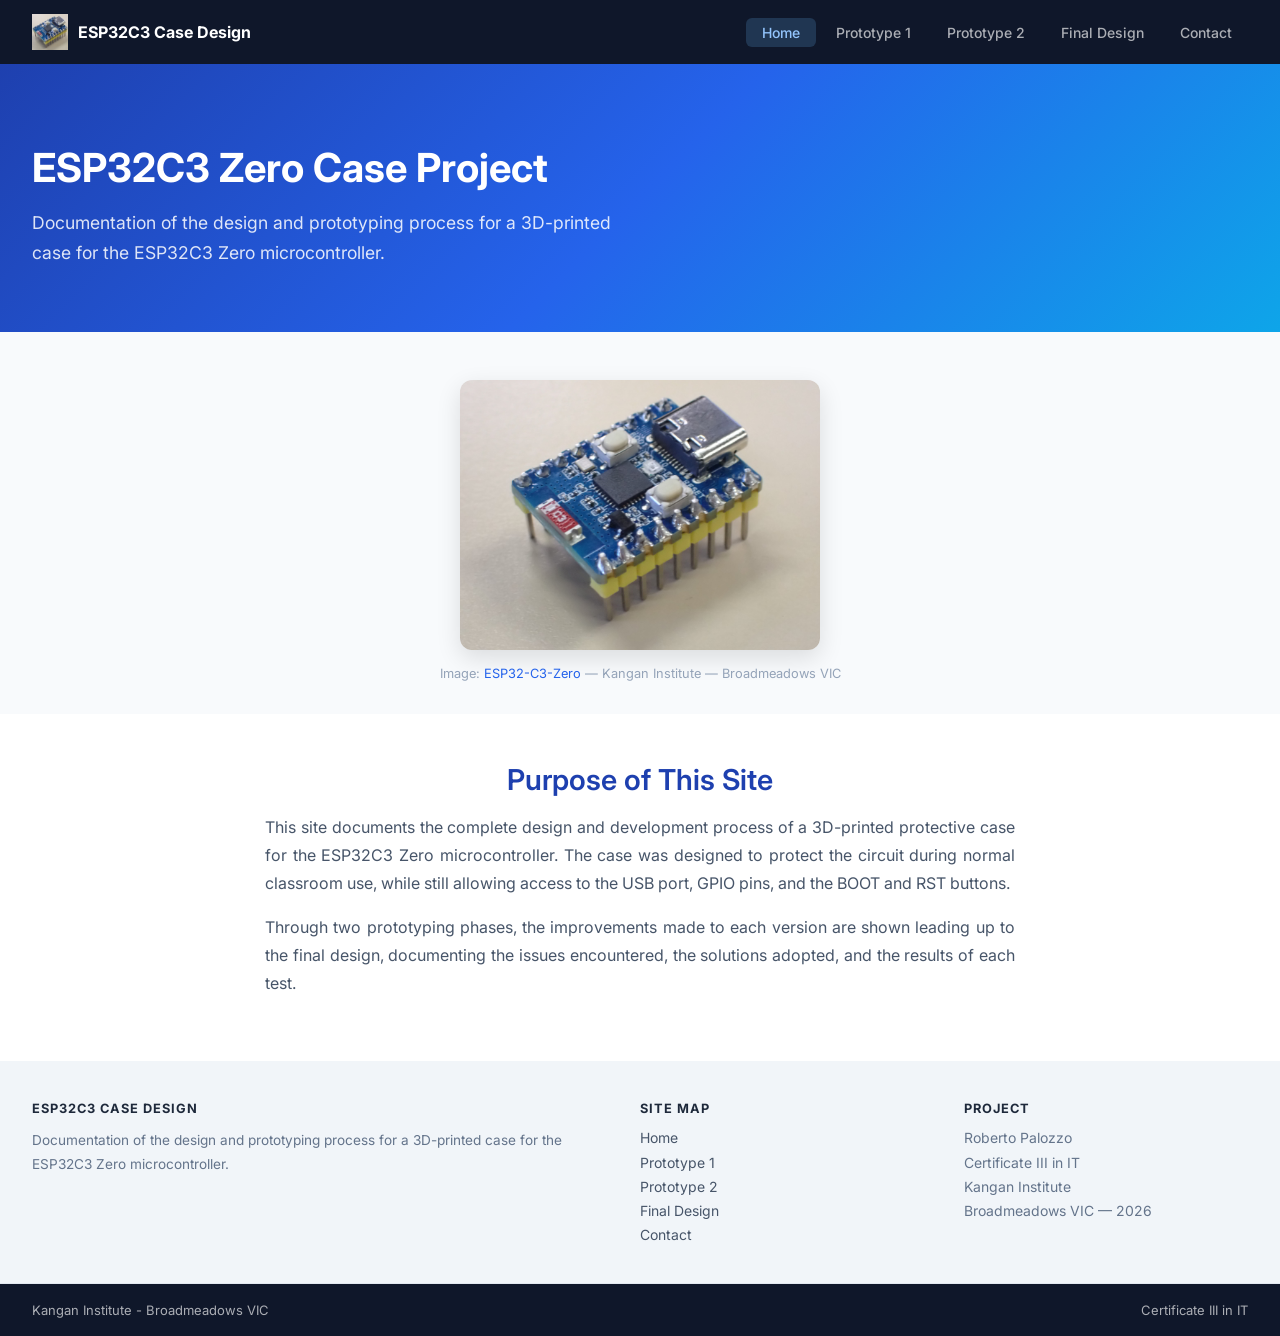
<file: index.html>
<!DOCTYPE html>
<html lang="en">

    <head>
        <!-- Head: technical information, not visible in the browser -->
        <meta charset="UTF-8" />
        <meta name="viewport" content="width=device-width, initial-scale=1.0" />
        <title>ESP32C3 Case Design</title>
        <meta name="description" content="Documentation of the design and prototyping process for a 3D-printed case for the ESP32C3 Zero microcontroller." />
        <meta name="robots" content="index, follow" />
        <link rel="stylesheet" href="css/style.css" />
    </head>

    <!-- Body: main visible area of the browser -->
    <body>

        <!-- Navbar: full width bar with logo and menu -->
        <nav class="navbar">

            <!-- Container: content centered at 1280px -->
            <div class="container">

                <!-- Brand name -->
                <a href="index.html" class="nav-brand">
                    <img src="images/ESP32 C3 Zero.png" alt="ESP32C3 Zero" class="nav-logo" />
                    ESP32C3 Case Design
                </a>

                <!-- Navigation menu -->
                <ul class="nav-links">
                    <li><a href="index.html" class="active">Home</a></li>
                    <li><a href="prototype1.html">Prototype 1</a></li>
                    <li><a href="prototype2.html">Prototype 2</a></li>
                    <li><a href="final.html">Final Design</a></li>
                    <li><a href="contact.html">Contact</a></li>
                </ul>

            </div>
        </nav>

        <!-- Main: central window, max 1280px, centered on the screen -->
        <main>

            <div class="site-wrapper">

                <!-- Hero section: main title and project introduction -->
                <section class="hero">
                    <div class="container">

                        <!-- Main title -->
                        <h1>ESP32C3 Zero Case Project</h1>

                        <!-- Short project introduction -->
                        <p>Documentation of the design and prototyping process for a 3D-printed case for the ESP32C3 Zero microcontroller.</p>

                    </div>
                </section>

                <!-- Product image section -->
                <section class="product-image">
                    <div class="container">
                        <figure class="board-figure">
                            <img src="images/ESP32 C3 Zero.jpg" alt="ESP32C3 Zero microcontroller board" />
                            <figcaption>Image: <a href="https://www.waveshare.com/esp32-c3-zero.htm" target="_blank">ESP32-C3-Zero</a> — Kangan Institute — Broadmeadows VIC</figcaption>
                        </figure>
                    </div>
                </section>

                <!-- Purpose section: why this website exists -->
                <section class="purpose">
                    <div class="container">

                        <!-- Section title -->
                        <h2>Purpose of This Site</h2>

                        <!-- Purpose description -->
                        <p>This site documents the complete design and development process of a 3D-printed protective case for the ESP32C3 Zero microcontroller. The case was designed to protect the circuit during normal classroom use, while still allowing access to the USB port, GPIO pins, and the BOOT and RST buttons.</p>

                        <!-- Project journey description -->
                        <p>Through two prototyping phases, the improvements made to each version are shown leading up to the final design, documenting the issues encountered, the solutions adopted, and the results of each test.</p>

                    </div>
                </section>

            </div>

        </main>

        <!-- Footer -->
        <footer class="footer">

            <!-- Site map -->
            <div class="footer-sitemap">
                <div class="container">
                    <div class="sitemap-grid">

                        <div class="sitemap-col">
                            <span class="sitemap-heading">ESP32C3 Case Design</span>
                            <p class="sitemap-desc">Documentation of the design and prototyping process for a 3D-printed case for the ESP32C3 Zero microcontroller.</p>
                        </div>

                        <div class="sitemap-col">
                            <span class="sitemap-heading">Site Map</span>
                            <ul class="sitemap-links">
                                <li><a href="index.html">Home</a></li>
                                <li><a href="prototype1.html">Prototype 1</a></li>
                                <li><a href="prototype2.html">Prototype 2</a></li>
                                <li><a href="final.html">Final Design</a></li>
                                <li><a href="contact.html">Contact</a></li>
                            </ul>
                        </div>

                        <div class="sitemap-col">
                            <span class="sitemap-heading">Project</span>
                            <ul class="sitemap-links">
                                <li>Roberto Palozzo</li>
                                <li>Certificate III in IT</li>
                                <li>Kangan Institute</li>
                                <li>Broadmeadows VIC — 2026</li>
                            </ul>
                        </div>

                    </div>
                </div>
            </div>

            <!-- Bottom bar -->
            <div class="footer-bar">
                <div class="container">
                    <span class="footer-left">Kangan Institute - Broadmeadows VIC</span>
                    <span class="footer-right">Certificate III in IT</span>
                </div>
            </div>

        </footer>

    </body>

</html>
</file>
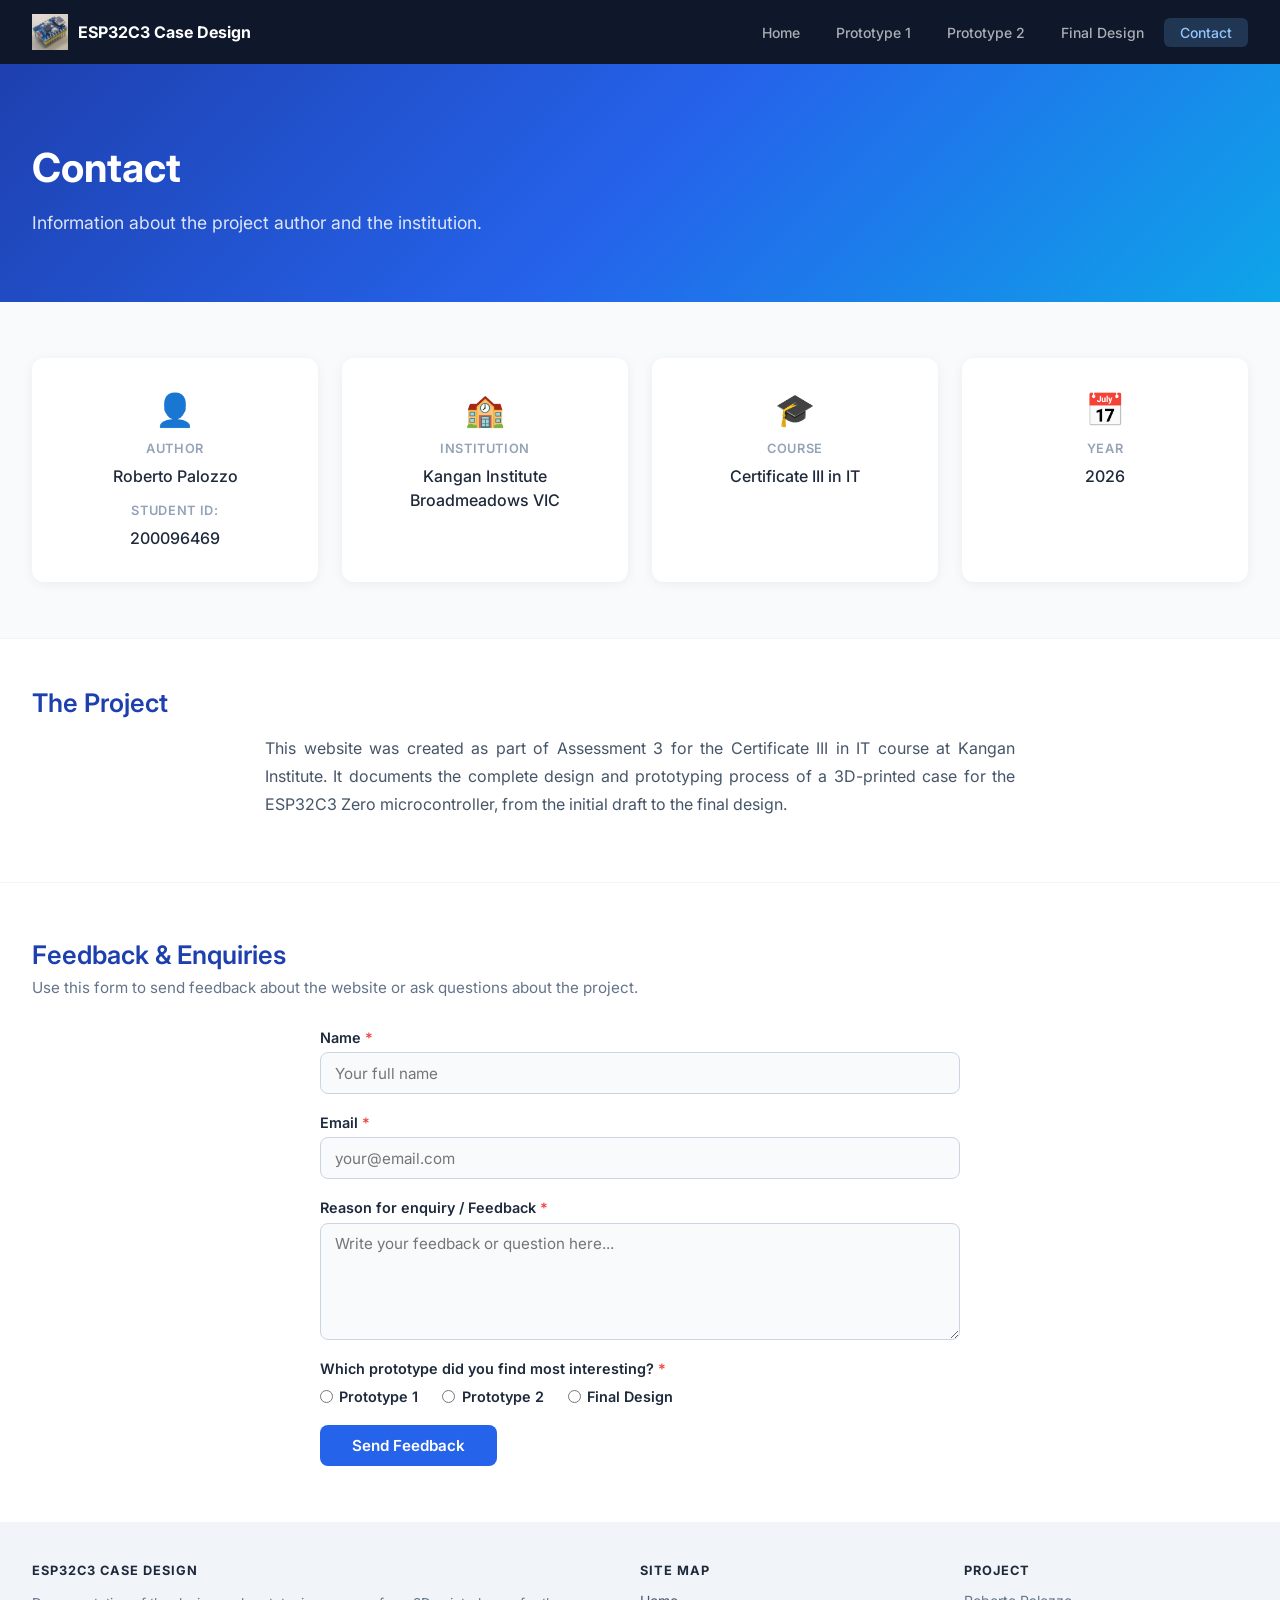
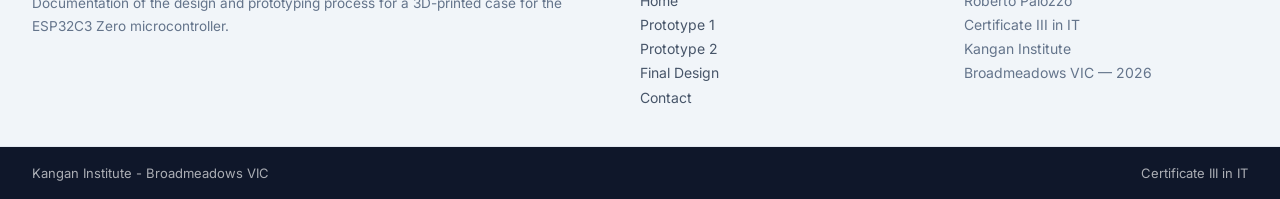
<file: contact.html>
<!DOCTYPE html>
<html lang="en">

    <head>
        <!-- Head: technical information, not visible in the browser -->
        <meta charset="UTF-8" />
        <meta name="viewport" content="width=device-width, initial-scale=1.0" />
        <title>Contact — ESP32C3 Case Design</title>
        <meta name="description" content="Contact information and details about the author of the ESP32C3 Case Design project — Kangan Institute, Certificate III in IT." />
        <meta name="robots" content="index, follow" />
        <link rel="stylesheet" href="css/style.css" />
    </head>

    <!-- Body: main visible area of the browser -->
    <body>

        <!-- Navbar: full width bar with logo and menu -->
        <nav class="navbar">

            <!-- Container: content centered at 1280px -->
            <div class="container">

                <!-- Brand name -->
                <a href="index.html" class="nav-brand">
                    <img src="images/ESP32 C3 Zero.png" alt="ESP32C3 Zero" class="nav-logo" />
                    ESP32C3 Case Design
                </a>

                <!-- Navigation menu -->
                <ul class="nav-links">
                    <li><a href="index.html">Home</a></li>
                    <li><a href="prototype1.html">Prototype 1</a></li>
                    <li><a href="prototype2.html">Prototype 2</a></li>
                    <li><a href="final.html">Final Design</a></li>
                    <li><a href="contact.html" class="active">Contact</a></li>
                </ul>

            </div>
        </nav>

        <!-- Main: central window, max 1280px, centered on the screen -->
        <main>

            <div class="site-wrapper">

                <!-- Hero section -->
                <section class="hero">
                    <div class="container">

                        <!-- Page title -->
                        <h1>Contact</h1>

                        <!-- Short description -->
                        <p>Information about the project author and the institution.</p>

                    </div>
                </section>

                <!-- Contact section -->
                <section class="contact-section">
                    <div class="container">

                        <div class="contact-grid">

                            <!-- Author card -->
                            <div class="contact-card">
                                <div class="contact-card-icon">&#128100;</div>
                                <h3>Author</h3>
                                <p style="margin-bottom: 15px;">Roberto Palozzo</p>
                                <h3>Student Id:</h3>
                                <p>200096469</p>
                            </div>

                            <!-- School card -->
                            <div class="contact-card">
                                <div class="contact-card-icon">&#127979;</div>
                                <h3>Institution</h3>
                                <p>Kangan Institute<br/>Broadmeadows VIC</p>
                            </div>

                            <!-- Course card -->
                            <div class="contact-card">
                                <div class="contact-card-icon">&#127891;</div>
                                <h3>Course</h3>
                                <p>Certificate III in IT</p>
                            </div>

                            <!-- Year card -->
                            <div class="contact-card">
                                <div class="contact-card-icon">&#128197;</div>
                                <h3>Year</h3>
                                <p>2026</p>
                            </div>

                        </div>

                    </div>
                </section>

                <!-- Project info section -->
                <section class="proto-section">
                    <div class="container">

                        <h2>The Project</h2>

                        <p>This website was created as part of Assessment 3 for the Certificate III in IT course at Kangan Institute. It documents the complete design and prototyping process of a 3D-printed case for the ESP32C3 Zero microcontroller, from the initial draft to the final design.</p>

                    </div>
                </section>

                <!-- Feedback form section -->
                <section class="form-section">
                    <div class="container">

                        <h2>Feedback &amp; Enquiries</h2>
                        <p class="form-intro">Use this form to send feedback about the website or ask questions about the project.</p>

                        <form class="feedback-form" action="#" method="post">

                            <!-- Name -->
                            <div class="form-group">
                                <label for="name">Name <span class="required">*</span></label>
                                <input type="text" id="name" name="name" placeholder="Your full name" required />
                            </div>

                            <!-- Email -->
                            <div class="form-group">
                                <label for="email">Email <span class="required">*</span></label>
                                <input type="email" id="email" name="email" placeholder="your@email.com" required />
                            </div>

                            <!-- Reason for enquiry -->
                            <div class="form-group">
                                <label for="message">Reason for enquiry / Feedback <span class="required">*</span></label>
                                <textarea id="message" name="message" rows="5" placeholder="Write your feedback or question here..." required></textarea>
                            </div>

                            <!-- Prototype preference -->
                            <div class="form-group">
                                <label>Which prototype did you find most interesting? <span class="required">*</span></label>
                                <div class="radio-group">
                                    <label class="radio-label">
                                        <input type="radio" name="prototype" value="prototype1" required />
                                        Prototype 1
                                    </label>
                                    <label class="radio-label">
                                        <input type="radio" name="prototype" value="prototype2" />
                                        Prototype 2
                                    </label>
                                    <label class="radio-label">
                                        <input type="radio" name="prototype" value="final" />
                                        Final Design
                                    </label>
                                </div>
                            </div>

                            <!-- Submit -->
                            <div class="form-group">
                                <button type="submit" class="form-submit">Send Feedback</button>
                            </div>

                        </form>

                    </div>
                </section>

            </div>

        </main>

        <!-- Footer -->
        <footer class="footer">

            <!-- Site map -->
            <div class="footer-sitemap">
                <div class="container">
                    <div class="sitemap-grid">

                        <div class="sitemap-col">
                            <span class="sitemap-heading">ESP32C3 Case Design</span>
                            <p class="sitemap-desc">Documentation of the design and prototyping process for a 3D-printed case for the ESP32C3 Zero microcontroller.</p>
                        </div>

                        <div class="sitemap-col">
                            <span class="sitemap-heading">Site Map</span>
                            <ul class="sitemap-links">
                                <li><a href="index.html">Home</a></li>
                                <li><a href="prototype1.html">Prototype 1</a></li>
                                <li><a href="prototype2.html">Prototype 2</a></li>
                                <li><a href="final.html">Final Design</a></li>
                                <li><a href="contact.html">Contact</a></li>
                            </ul>
                        </div>

                        <div class="sitemap-col">
                            <span class="sitemap-heading">Project</span>
                            <ul class="sitemap-links">
                                <li>Roberto Palozzo</li>
                                <li>Certificate III in IT</li>
                                <li>Kangan Institute</li>
                                <li>Broadmeadows VIC — 2026</li>
                            </ul>
                        </div>

                    </div>
                </div>
            </div>

            <!-- Bottom bar -->
            <div class="footer-bar">
                <div class="container">
                    <span class="footer-left">Kangan Institute - Broadmeadows VIC</span>
                    <span class="footer-right">Certificate III in IT</span>
                </div>
            </div>

        </footer>

    </body>

</html>
</file>
<file: css/style.css>
/* ================================
   ESP32C3 Case Design
   Autore: Il tuo nome
   Data: 2026
   ================================ */

@import url('https://fonts.googleapis.com/css2?family=Inter:opsz,wght@14..32,300;14..32,400;14..32,500;14..32,600;14..32,700&display=swap');

/* ── RESET ── */
* {
  margin: 0;
  padding: 0;
  box-sizing: border-box;
}

/* ── BODY ── */
body {
  min-height: 100vh;
  background-color: #eef2f7;
  padding-top: 64px;
  font-family: 'Inter', sans-serif;
}

/* ── NAVBAR ── */
.navbar {
  background-color: #0f172a;
  width: 100%;
  position: fixed;
  top: 0;
  left: 0;
  z-index: 1000;
}

.navbar .container {
  height: 64px;
  display: flex;
  align-items: center;
  justify-content: space-between;
}

.nav-brand {
  display: flex;
  align-items: center;
  gap: 10px;
  font-family: 'Inter', sans-serif;
  font-weight: 700;
  font-size: 16px;
  color: white;
  text-decoration: none;
}

.nav-logo {
  height: 36px;
  width: auto;
}

/* ── MENU ── */
.nav-links {
  display: flex;
  gap: 4px;
  list-style: none;
}

.nav-links a {
  color: rgba(255, 255, 255, 0.65);
  text-decoration: none;
  padding: 6px 16px;
  border-radius: 6px;
  font-family: 'Inter', sans-serif;
  font-weight: 500;
  font-size: 14px;
}

/* ── MENU ACTIVE AND HOVER ── */
.nav-links a.active,
.nav-links a:hover {
  background: rgba(99, 179, 237, 0.2);
  color: #93c5fd;
}

/* ── MAIN ── */
main {
  background-color: #ffffff;
  min-height: calc(100vh - 64px);
  max-width: 1280px;
  margin: 0 auto;
  box-shadow: 0 4px 24px rgba(0, 0, 0, 0.08);
}

/* ── SITE WRAPPER ── */
.site-wrapper {
  padding: 0;
}

/* ── CONTAINER ── */
.container {
  max-width: 1280px;
  margin: 0 auto;
  padding: 0 32px;
}

/* ── HERO SECTION ── */
.hero {
  background: linear-gradient(135deg, #1e40af 0%, #2563eb 50%, #0ea5e9 100%);
  padding: 5rem 0 4rem;
}

/* Hero title */
.hero h1 {
  font-family: 'Inter', sans-serif;
  font-size: 2.5rem;
  font-weight: 700;
  color: white;
  margin-bottom: 1rem;
  line-height: 1.2;
}

/* Hero description */
.hero p {
  font-family: 'Inter', sans-serif;
  font-size: 1.1rem;
  color: rgba(255, 255, 255, 0.85);
  max-width: 600px;
  line-height: 1.7;
}

/* ── PRODUCT IMAGE SECTION ── */
.product-image {
  padding: 3rem 0 2rem;
  background-color: #f8fafc;
  text-align: center;
}

.board-figure {
  display: inline-block;
}

.board-figure img {
  max-width: 360px;
  width: 100%;
  border-radius: 12px;
  box-shadow: 0 8px 24px rgba(0, 0, 0, 0.12);
}

.board-figure figcaption {
  margin-top: 0.75rem;
  font-size: 0.8rem;
  color: #94a3b8;
}

.board-figure figcaption a {
  color: #2563eb;
  text-decoration: none;
}

/* ── PURPOSE SECTION ── */
.purpose {
  padding: 3rem 0;
  background-color: #ffffff;
}

/* Purpose title */
.purpose h2 {
  font-family: 'Inter', sans-serif;
  font-size: 1.8rem;
  font-weight: 600;
  color: #1e40af;
  margin-bottom: 1rem;
  text-align: center;
}

/* Purpose paragraphs */
.purpose p {
  font-family: 'Inter', sans-serif;
  font-size: 1rem;
  color: #475569;
  max-width: 750px;
  line-height: 1.75;
  margin: 0 auto 1rem;
  text-align: justify;
}

/* ── PROTOTYPE SECTIONS ── */
.proto-section {
  padding: 3rem 0;
  background-color: #ffffff;
  border-bottom: 1px solid #f1f5f9;
}

.proto-section h2 {
  font-size: 1.6rem;
  font-weight: 600;
  color: #1e40af;
  margin-bottom: 1rem;
}

.proto-section p {
  font-size: 1rem;
  color: #475569;
  max-width: 750px;
  line-height: 1.75;
  margin: 0 auto 1rem;
  text-align: justify;
}

/* ── ISSUES LIST ── */
.proto-issues h2 {
  text-align: left;
}

.issues-list {
  list-style: none;
  max-width: 750px;
  margin: 0 auto;
}

.issues-list li {
  font-size: 1rem;
  color: #475569;
  line-height: 1.7;
  padding: 0.6rem 0 0.6rem 1.5rem;
  border-bottom: 1px solid #f1f5f9;
  position: relative;
}

.issues-list li::before {
  content: '!';
  position: absolute;
  left: 0;
  color: #ef4444;
  font-weight: 700;
}

/* ── PHOTO GRID ── */
.proto-photos {
  padding: 3rem 0;
  background-color: #f8fafc;
  border-bottom: 1px solid #f1f5f9;
}

.proto-photos h2 {
  font-size: 1.6rem;
  font-weight: 600;
  color: #1e40af;
  margin-bottom: 1.5rem;
}

.photo-grid {
  display: grid;
  grid-template-columns: repeat(auto-fit, minmax(220px, 1fr));
  gap: 12px;
}

.photo-grid figure {
  margin: 0;
  border-radius: 10px;
  overflow: hidden;
  border: 1px solid #ddd;
  background: #f5f5f5;
  box-shadow: 0 4px 12px rgba(0, 0, 0, 0.1);
}

.photo-grid img {
  width: 100%;
  aspect-ratio: 4 / 3;
  object-fit: cover;
  display: block;
}

.photo-grid figcaption {
  padding: 6px 10px;
  font-size: 0.82rem;
  color: #94a3b8;
  text-align: center;
}
/* ── PROTOTYPE NAV ── */
.proto-nav {
  padding: 1.5rem 0;
  background-color: #ffffff;
}

.proto-nav .container {
  display: flex;
  justify-content: space-between;
  align-items: center;
}

.proto-nav-prev,
.proto-nav-next {
  font-size: 0.9rem;
  font-weight: 500;
  color: #2563eb;
  text-decoration: none;
}

.proto-nav-prev:hover,
.proto-nav-next:hover {
  text-decoration: underline;
}

/* ── PROS LIST ── */
.pros-list {
  list-style: none;
  max-width: 750px;
  margin: 0 auto;
}

.pros-list li {
  font-size: 1rem;
  color: #475569;
  line-height: 1.7;
  padding: 0.6rem 0 0.6rem 1.5rem;
  border-bottom: 1px solid #f1f5f9;
  position: relative;
}

.pros-list li::before {
  content: '✓';
  position: absolute;
  left: 0;
  color: #16a34a;
  font-weight: 700;
}

/* ── COMPARISON TABLE ── */
.table-wrapper {
  overflow-x: auto;
  margin-top: 0.5rem;
}

.comparison-table {
  width: 100%;
  border-collapse: collapse;
  font-size: 0.9rem;
}

.comparison-table thead tr {
  background-color: #1e40af;
  color: #ffffff;
}

.comparison-table th {
  padding: 0.85rem 1rem;
  text-align: left;
  font-weight: 600;
}

.comparison-table td {
  padding: 0.8rem 1rem;
  color: #475569;
  border-bottom: 1px solid #e2e8f0;
  vertical-align: top;
}

.comparison-table tbody tr:nth-child(even) {
  background-color: #f8fafc;
}

.comparison-table tbody tr:hover {
  background-color: #eff6ff;
}

.comparison-table td:first-child {
  font-weight: 600;
  color: #1e293b;
  white-space: nowrap;
}

/* ── FEATURES LIST ── */
.features-list {
  list-style: none;
  max-width: 750px;
  margin: 0 auto;
}

.features-list li {
  display: flex;
  flex-direction: column;
  padding: 0.9rem 0 0.9rem 1.5rem;
  border-bottom: 1px solid #f1f5f9;
  position: relative;
}

.features-list li::before {
  content: '✓';
  position: absolute;
  left: 0;
  color: #2563eb;
  font-weight: 700;
}

.feature-title {
  font-weight: 600;
  color: #1e293b;
  font-size: 0.95rem;
  margin-bottom: 0.2rem;
}

.feature-desc {
  font-size: 0.9rem;
  color: #64748b;
  line-height: 1.6;
}

/* ── CONTACT SECTION ── */
.contact-section {
  padding: 3.5rem 0;
  background-color: #f8fafc;
  border-bottom: 1px solid #f1f5f9;
}

.contact-grid {
  display: grid;
  grid-template-columns: repeat(4, 1fr);
  gap: 1.5rem;
}

.contact-card {
  background-color: #ffffff;
  border-radius: 12px;
  padding: 2rem 1.5rem;
  text-align: center;
  box-shadow: 0 2px 12px rgba(0, 0, 0, 0.06);
}

.contact-card-icon {
  font-size: 2rem;
  margin-bottom: 0.75rem;
}

.contact-card h3 {
  font-size: 0.8rem;
  font-weight: 600;
  text-transform: uppercase;
  letter-spacing: 0.05em;
  color: #94a3b8;
  margin-bottom: 0.5rem;
}

.contact-card p {
  font-size: 1rem;
  color: #1e293b;
  font-weight: 500;
  line-height: 1.5;
}

/* ── FEEDBACK FORM ── */
.form-section {
  padding: 3.5rem 0;
  background-color: #ffffff;
  border-bottom: 1px solid #f1f5f9;
}

.form-section h2 {
  font-size: 1.6rem;
  font-weight: 600;
  color: #1e40af;
  margin-bottom: 0.5rem;
}

.form-intro {
  font-size: 0.95rem;
  color: #64748b;
  margin-bottom: 2rem;
}

.feedback-form {
  max-width: 640px;
  margin: 0 auto;
  display: flex;
  flex-direction: column;
  gap: 1.25rem;
}

.form-group {
  display: flex;
  flex-direction: column;
  gap: 0.4rem;
}

.form-group label {
  font-size: 0.9rem;
  font-weight: 600;
  color: #1e293b;
}

.form-group input[type="text"],
.form-group input[type="email"],
.form-group textarea {
  padding: 0.65rem 0.9rem;
  border: 1.5px solid #cbd5e1;
  border-radius: 8px;
  font-size: 0.95rem;
  font-family: 'Inter', sans-serif;
  color: #1e293b;
  background-color: #f8fafc;
  transition: border-color 0.2s;
}

.form-group input:focus,
.form-group textarea:focus {
  outline: none;
  border-color: #2563eb;
  background-color: #ffffff;
}

.form-group textarea {
  resize: vertical;
}

.radio-group {
  display: flex;
  gap: 1.5rem;
  flex-wrap: wrap;
  margin-top: 0.25rem;
}

.radio-label {
  display: flex;
  align-items: center;
  gap: 0.4rem;
  font-size: 0.95rem;
  font-weight: 400;
  color: #475569;
  cursor: pointer;
}

.required {
  color: #ef4444;
}

.form-submit {
  align-self: flex-start;
  background-color: #2563eb;
  color: #ffffff;
  border: none;
  padding: 0.7rem 2rem;
  border-radius: 8px;
  font-size: 0.95rem;
  font-family: 'Inter', sans-serif;
  font-weight: 600;
  cursor: pointer;
  transition: background-color 0.2s;
}

.form-submit:hover {
  background-color: #1d4ed8;
}

/* ── FOOTER ── */
.footer {
  background-color: #0f172a;
  max-width: 1280px;
  margin: 0 auto;
}

.footer-sitemap {
  padding: 2.5rem 0;
  background-color: #f1f5f9;
  border-bottom: 1px solid #e2e8f0;
}

.sitemap-grid {
  display: grid;
  grid-template-columns: 2fr 1fr 1fr;
  gap: 2.5rem;
}

.sitemap-heading {
  display: block;
  font-size: 0.8rem;
  font-weight: 700;
  text-transform: uppercase;
  letter-spacing: 0.08em;
  color: #1e293b;
  margin-bottom: 0.85rem;
}

.sitemap-desc {
  font-size: 0.85rem;
  color: #64748b;
  line-height: 1.7;
}

.sitemap-links {
  list-style: none;
  display: flex;
  flex-direction: column;
  gap: 0.45rem;
}

.sitemap-links li {
  font-size: 0.875rem;
  color: #64748b;
}

.sitemap-links a {
  color: #475569;
  text-decoration: none;
  transition: color 0.2s;
}

.sitemap-links a:hover {
  color: #2563eb;
}

.footer-bar {
  padding: 0;
}

.footer-bar .container {
  height: 52px;
  display: flex;
  align-items: center;
  justify-content: space-between;
}

.footer-left,
.footer-right {
  font-family: 'Inter', sans-serif;
  font-size: 13px;
  color: rgba(255, 255, 255, 0.65);
}

/* ── LIGHTBOX ── */
#lightbox {
  display: none;
  position: fixed;
  inset: 0;
  z-index: 2000;
  background: rgba(0, 0, 0, 0.75);
  align-items: center;
  justify-content: center;
  padding: 1.5rem;
}

#lightbox.active {
  display: flex;
}

#lightbox figure {
  position: relative;
  display: inline-flex;
  flex-direction: column;
  align-items: stretch;
  margin: 0;
  background: #1e293b;
  border-radius: 10px;
  overflow: hidden;
  box-shadow: 0 20px 60px rgba(0, 0, 0, 0.7);
}

#lightbox-img {
  display: block;
  max-width: 90vw;
  max-height: 80vh;
  object-fit: contain;
}

#lightbox-caption {
  padding: 0.6rem 3rem 0.6rem 1rem;
  color: rgba(255, 255, 255, 0.8);
  font-family: 'Inter', sans-serif;
  font-size: 0.9rem;
  text-align: center;
  background: #1e293b;
}

#lightbox-close {
  position: absolute;
  top: 0.5rem;
  right: 0.5rem;
  background: rgba(0, 0, 0, 0.45);
  border: none;
  color: #ffffff;
  font-size: 1.4rem;
  line-height: 1;
  width: 2rem;
  height: 2rem;
  border-radius: 50%;
  cursor: pointer;
  display: flex;
  align-items: center;
  justify-content: center;
  transition: background 0.2s;
}

#lightbox-close:hover {
  background: rgba(0, 0, 0, 0.75);
}
</file>
